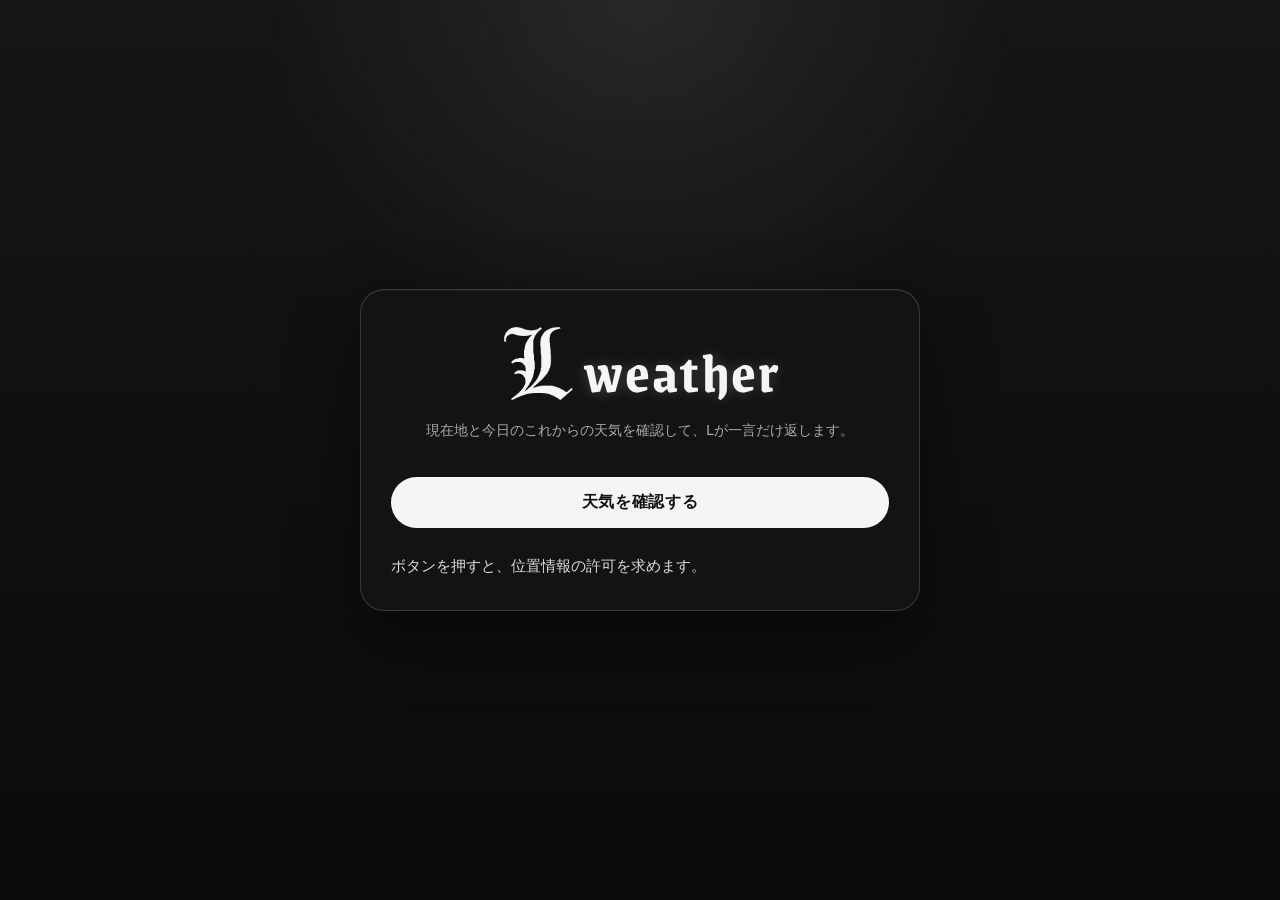
<file: index.html>
<!DOCTYPE html>
<html lang="ja">
<head>

<!-- Google tag (gtag.js) -->
<script async src="https://www.googletagmanager.com/gtag/js?id=G-RCQJ80N404"></script>
<script>
  window.dataLayer = window.dataLayer || [];
  function gtag(){dataLayer.push(arguments);}
  gtag('js', new Date());

  gtag('config', 'G-RCQJ80N404');
</script>
  
  <meta charset="UTF-8" />
  <meta name="viewport" content="width=device-width, initial-scale=1.0" />

  <title>L weather</title>

  <link rel="icon" type="image/png" href="apple-touch-icon.png?v=2">
  <link rel="apple-touch-icon" sizes="180x180" href="apple-touch-icon.png?v=2">

  <meta name="theme-color" content="#111111">
  <meta name="apple-mobile-web-app-title" content="L weather">
  <meta name="apple-mobile-web-app-capable" content="yes">
  <meta name="apple-mobile-web-app-status-bar-style" content="black">

  <link href="https://fonts.googleapis.com/css2?family=Grenze+Gotisch:wght@400;500;700;900&display=swap" rel="stylesheet">
  <link rel="stylesheet" href="style.css">
  <script src="script.js" defer></script>
</head>

<body>
  <main class="card">
    <h1 class="logo">
      <img src="l-logo.png" alt="L logo" class="logo-image">
      <span class="logo-text">weather</span>
    </h1>

    <p class="lead">
      現在地と今日のこれからの天気を確認して、Lが一言だけ返します。
    </p>

    <button id="checkButton">天気を確認する</button>

    <div id="result" class="info">
      ボタンを押すと、位置情報の許可を求めます。
    </div>
  </main>
</body>
</html>
</file>
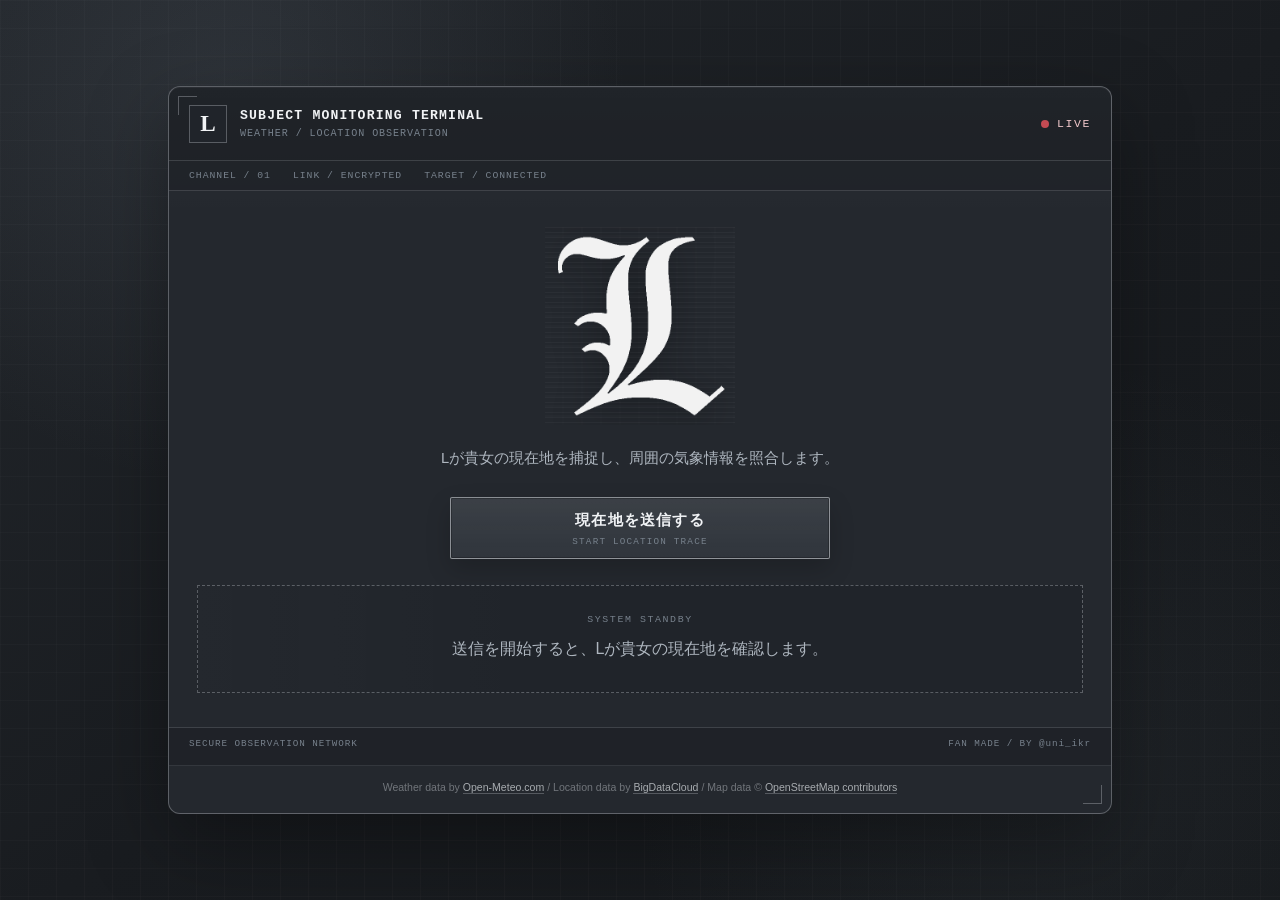
<file: l-dark/index.html>
<!DOCTYPE html>
<html lang="ja">
<head>

<!-- Google tag (gtag.js) -->
<script async src="https://www.googletagmanager.com/gtag/js?id=G-RCQJ80N404"></script>
<script>
  window.dataLayer = window.dataLayer || [];
  function gtag(){dataLayer.push(arguments);}
  gtag('js', new Date());

  gtag('config', 'G-RCQJ80N404');
</script>

  <meta charset="UTF-8" />
  <meta name="viewport" content="width=device-width, initial-scale=1.0" />

  <title>L Subject Monitoring Weather</title>

  <meta name="theme-color" content="#23272d" />
  <meta name="apple-mobile-web-app-title" content="L Weather" />
  <meta name="apple-mobile-web-app-capable" content="yes" />
  <meta name="apple-mobile-web-app-status-bar-style" content="black-translucent" />

  <link rel="apple-touch-icon" href="apple-touch-icon.png" />
  <link rel="icon" type="image/png" href="apple-touch-icon.png" />

  <link rel="stylesheet" href="style.css?v=4" />
</head>

<body>
  <main class="app">
    <section class="terminal">
      <header class="terminal-header">
        <div class="terminal-title">
          <span class="terminal-id">L</span>

          <div>
            <p class="terminal-name">SUBJECT MONITORING TERMINAL</p>
            <p class="terminal-subtitle">WEATHER / LOCATION OBSERVATION</p>
          </div>
        </div>

        <div class="live-status">
          <span class="live-dot" aria-hidden="true"></span>
          <span>LIVE</span>
        </div>
      </header>

      <div class="terminal-meta" aria-label="端末状態">
        <span>CHANNEL / 01</span>
        <span>LINK / ENCRYPTED</span>
        <span>TARGET / CONNECTED</span>
      </div>

      <section class="hero">
        <h1 class="visually-hidden">L Subject Monitoring Weather</h1>

        <div class="logo-glitch" aria-label="L">
          <img class="l-logo" src="l-logo.png?v=3" alt="L" />
          <span class="logo-noise" aria-hidden="true"></span>
        </div>

        <p class="lead">
          Lが貴女の現在地を捕捉し、周囲の気象情報を照合します。
        </p>

        <button id="checkButton" class="check-button">
          <span class="button-main">現在地を送信する</span>
          <span class="button-sub">START LOCATION TRACE</span>
        </button>

        <div id="result" class="result" aria-live="polite">
          <div class="idle-panel">
            <span class="idle-label">SYSTEM STANDBY</span>
            <p class="idle-message">
              送信を開始すると、Lが貴女の現在地を確認します。
            </p>
          </div>
        </div>
      </section>

      <footer class="terminal-footer">
        <span>SECURE OBSERVATION NETWORK</span>
        <span>FAN MADE / BY @uni_ikr</span>
      </footer>

      <p class="credits">
        Weather data by
        <a href="https://open-meteo.com/" target="_blank" rel="noopener noreferrer">Open-Meteo.com</a>
        /
        Location data by
        <a href="https://www.bigdatacloud.com/" target="_blank" rel="noopener noreferrer">BigDataCloud</a>
        /
        Map data ©
        <a href="https://www.openstreetmap.org/copyright" target="_blank" rel="noopener noreferrer">OpenStreetMap contributors</a>
      </p>
    </section>
  </main>

  <script src="script.js?v=5"></script>
</body>
</html>
</file>
<file: style.css>
body {
  margin: 0;
  min-height: 100vh;
  font-family: system-ui, -apple-system, BlinkMacSystemFont, "Hiragino Sans", "Yu Gothic", sans-serif;
  background:
    radial-gradient(circle at top, rgba(255,255,255,0.08), transparent 34%),
    linear-gradient(180deg, #151515 0%, #0b0b0b 100%);
  color: #f5f5f5;
  display: grid;
  place-items: center;
  padding: 20px;
  box-sizing: border-box;
}

.card {
  width: min(92vw, 560px);
  padding: 30px;
  border: 1px solid rgba(255, 255, 255, 0.16);
  border-radius: 24px;
  background: rgba(20, 20, 20, 0.92);
  box-shadow:
    0 24px 70px rgba(0, 0, 0, 0.45),
    inset 0 1px 0 rgba(255, 255, 255, 0.05);
  box-sizing: border-box;
  backdrop-filter: blur(8px);
}

.logo {
  margin: 0 0 18px;
  display: flex;
  align-items: flex-end;
  justify-content: center;
  gap: 7px;
  line-height: 1;
}

.logo-image {
  width: clamp(54px, 15vw, 78px);
  height: auto;
  display: block;
  filter: invert(1);
  transform: translateY(3px);
  opacity: 0.96;
  object-fit: contain;
}

.logo-text {
  font-family: "Grenze Gotisch", serif;
  font-size: clamp(40px, 10vw, 58px);
  font-weight: 700;
  letter-spacing: 0.04em;
  color: #f5f5f5;
  text-shadow:
    0 0 14px rgba(255, 255, 255, 0.18),
    0 0 34px rgba(255, 255, 255, 0.07);
  transform: translateY(-1px);
}

.lead {
  color: #aaa;
  line-height: 1.7;
  margin: 0 0 20px;
  font-size: 14px;
  text-align: center;
}

button {
  width: 100%;
  padding: 14px 18px;
  border: 1px solid rgba(255, 255, 255, 0.28);
  border-radius: 999px;
  background: #f5f5f5;
  color: #111;
  font-weight: 700;
  cursor: pointer;
  margin: 14px 0 24px;
  font-size: 16px;
  letter-spacing: 0.04em;
}

button:active {
  transform: scale(0.98);
}

.info {
  line-height: 1.9;
  color: #ddd;
  font-size: 15px;
}

.place {
  font-size: 18px;
  font-weight: 700;
  color: #fff;
  margin-bottom: 8px;
}

h2 {
  margin: 28px 0 12px;
  font-size: 18px;
  font-weight: 700;
  letter-spacing: 0.04em;
}

.forecast {
  display: grid;
  gap: 10px;
  margin-top: 10px;
}

.forecast-row {
  display: grid;
  grid-template-columns: 64px 1fr;
  gap: 12px;
  padding: 12px 14px;
  border: 1px solid #333;
  border-radius: 14px;
  background: #202020;
}

.forecast-time {
  font-weight: 700;
  color: #fff;
}

.forecast-detail {
  color: #ddd;
  line-height: 1.7;
  font-size: 14px;
}

.l-line {
  margin-top: 24px;
  padding: 20px;
  border-left: 3px solid #f5f5f5;
  background: #222;
  line-height: 1.8;
  font-size: 17px;
  border-radius: 0 12px 12px 0;
}

.error {
  color: #ffb4b4;
  line-height: 1.7;
}

.credit {
  margin-top: 18px;
  color: #888;
  font-size: 12px;
  line-height: 1.6;
}

button:disabled {
  cursor: not-allowed;
  opacity: 0.72;
  transform: none;
}

.loading {
  display: flex;
  align-items: center;
  gap: 12px;
  padding: 16px 0;
  color: #ddd;
  line-height: 1.7;
}

.spinner {
  width: 18px;
  height: 18px;
  border: 2px solid rgba(255, 255, 255, 0.22);
  border-top-color: #f5f5f5;
  border-radius: 50%;
  flex: 0 0 auto;
  animation: spin 0.8s linear infinite;
}

@keyframes spin {
  to {
    transform: rotate(360deg);
  }
}
</file>
<file: l-dark/style.css>
* {
  box-sizing: border-box;
}

:root {
  --page-bg: #1a1d21;
  --page-bg-deep: #14171a;
  --terminal-bg: #24282e;
  --panel-bg: #2a2f36;
  --panel-bg-deep: #20242a;
  --line: rgba(220, 226, 232, 0.16);
  --line-strong: rgba(220, 226, 232, 0.3);
  --text: #f1f3f5;
  --muted: #aeb6bf;
  --dim: #77818c;
  --accent: #c44b53;
  --accent-soft: rgba(196, 75, 83, 0.16);
  --shadow: rgba(0, 0, 0, 0.34);
  --mono: "SFMono-Regular", Consolas, "Liberation Mono", Menlo, monospace;
}

html {
  background: var(--page-bg-deep);
}

body {
  margin: 0;
  min-height: 100vh;
  color: var(--text);
  font-family:
    "Hiragino Sans",
    "Hiragino Kaku Gothic ProN",
    "Yu Gothic",
    Meiryo,
    sans-serif;
  background:
    linear-gradient(rgba(255, 255, 255, 0.018) 1px, transparent 1px),
    linear-gradient(90deg, rgba(255, 255, 255, 0.018) 1px, transparent 1px),
    radial-gradient(circle at 18% 10%, rgba(118, 129, 143, 0.16), transparent 30%),
    radial-gradient(circle at 82% 86%, rgba(95, 105, 116, 0.12), transparent 32%),
    linear-gradient(145deg, #22262b 0%, #191c20 52%, #15181b 100%);
  background-size:
    28px 28px,
    28px 28px,
    auto,
    auto,
    auto;
}

body::before {
  content: "";
  position: fixed;
  inset: 0;
  z-index: 20;
  pointer-events: none;
  opacity: 0.22;
  background:
    repeating-linear-gradient(
      to bottom,
      rgba(255, 255, 255, 0.025) 0,
      rgba(255, 255, 255, 0.025) 1px,
      transparent 1px,
      transparent 4px
    );
}

.app {
  width: min(980px, 100%);
  min-height: 100vh;
  margin: 0 auto;
  padding: 30px 18px;
  display: flex;
  align-items: center;
  justify-content: center;
}

.terminal {
  position: relative;
  width: 100%;
  overflow: hidden;
  border: 1px solid var(--line-strong);
  border-radius: 12px;
  background:
    linear-gradient(180deg, rgba(255, 255, 255, 0.025), transparent 18%),
    var(--terminal-bg);
  box-shadow:
    0 28px 80px var(--shadow),
    inset 0 1px 0 rgba(255, 255, 255, 0.08);
}

.terminal::before,
.terminal::after {
  content: "";
  position: absolute;
  width: 18px;
  height: 18px;
  pointer-events: none;
}

.terminal::before {
  top: 9px;
  left: 9px;
  border-top: 1px solid var(--line-strong);
  border-left: 1px solid var(--line-strong);
}

.terminal::after {
  right: 9px;
  bottom: 9px;
  border-right: 1px solid var(--line-strong);
  border-bottom: 1px solid var(--line-strong);
}

.terminal-header {
  min-height: 74px;
  padding: 16px 20px;
  display: flex;
  align-items: center;
  justify-content: space-between;
  gap: 18px;
  border-bottom: 1px solid var(--line);
  background: rgba(15, 18, 21, 0.32);
}

.terminal-title {
  min-width: 0;
  display: flex;
  align-items: center;
  gap: 13px;
}

.terminal-id {
  width: 38px;
  height: 38px;
  display: grid;
  place-items: center;
  flex: 0 0 auto;
  border: 1px solid var(--line-strong);
  color: var(--text);
  background: var(--panel-bg-deep);
  font-family: Georgia, "Times New Roman", serif;
  font-size: 1.45rem;
  font-weight: 700;
  line-height: 1;
}

.terminal-name,
.terminal-subtitle {
  margin: 0;
  font-family: var(--mono);
  letter-spacing: 0.09em;
}

.terminal-name {
  color: var(--text);
  font-size: 0.82rem;
  font-weight: 700;
}

.terminal-subtitle {
  margin-top: 5px;
  color: var(--dim);
  font-size: 0.63rem;
}

.live-status {
  display: inline-flex;
  align-items: center;
  gap: 8px;
  flex: 0 0 auto;
  color: #f1c8cb;
  font-family: var(--mono);
  font-size: 0.72rem;
  letter-spacing: 0.14em;
}

.live-dot {
  width: 8px;
  height: 8px;
  border-radius: 50%;
  background: var(--accent);
  box-shadow: 0 0 0 0 rgba(196, 75, 83, 0.55);
  animation: livePulse 1.8s infinite;
}

.terminal-meta {
  padding: 9px 20px;
  display: flex;
  flex-wrap: wrap;
  gap: 8px 22px;
  border-bottom: 1px solid var(--line);
  color: var(--dim);
  background: rgba(12, 14, 17, 0.2);
  font-family: var(--mono);
  font-size: 0.61rem;
  letter-spacing: 0.1em;
}

.hero {
  position: relative;
  padding: 36px 28px 34px;
}

.visually-hidden {
  position: absolute;
  width: 1px;
  height: 1px;
  overflow: hidden;
  clip-path: inset(50%);
  white-space: nowrap;
}

.logo-glitch {
  position: relative;
  width: min(190px, 58vw);
  margin: 0 auto 20px;
  line-height: 0;
  overflow: hidden;
}

.l-logo {
  position: relative;
  z-index: 2;
  display: block;
  width: 100%;
  height: auto;
  filter:
    invert(1)
    brightness(1.28)
    drop-shadow(0 8px 20px rgba(0, 0, 0, 0.3));
  opacity: 0.94;
}

.logo-glitch::before,
.logo-glitch::after {
  content: "";
  position: absolute;
  inset: 0;
  background-image: url("l-logo.png?v=3");
  background-repeat: no-repeat;
  background-position: center;
  background-size: contain;
  opacity: 0;
  pointer-events: none;
}

.logo-glitch::before {
  z-index: 3;
  filter: invert(1) brightness(1.4);
  animation: signalShiftLeft 6s infinite;
}

.logo-glitch::after {
  z-index: 4;
  filter:
    invert(1)
    brightness(1.3)
    sepia(1)
    saturate(0.7)
    hue-rotate(310deg);
  animation: signalShiftRight 7.4s infinite;
}

.logo-noise {
  position: absolute;
  z-index: 5;
  inset: 0;
  overflow: hidden;
  pointer-events: none;
  background:
    repeating-linear-gradient(
      to bottom,
      rgba(255, 255, 255, 0.035) 0,
      rgba(255, 255, 255, 0.035) 1px,
      transparent 1px,
      transparent 5px
    );
}

.logo-noise::before {
  content: "";
  position: absolute;
  left: -8%;
  right: -8%;
  top: -42%;
  height: 34%;
  background:
    linear-gradient(
      to bottom,
      transparent 0%,
      rgba(225, 231, 236, 0.04) 18%,
      rgba(225, 231, 236, 0.2) 44%,
      rgba(255, 255, 255, 0.72) 52%,
      rgba(196, 75, 83, 0.18) 58%,
      rgba(225, 231, 236, 0.06) 78%,
      transparent 100%
    );
  box-shadow:
    0 0 12px rgba(235, 239, 242, 0.22),
    0 0 26px rgba(196, 75, 83, 0.08);
  mix-blend-mode: screen;
  animation: logoScanDown 2.8s linear infinite;
}

.logo-noise::after {
  content: "";
  position: absolute;
  inset: 0;
  opacity: 0.14;
  background:
    repeating-linear-gradient(
      to bottom,
      transparent 0,
      transparent 8px,
      rgba(255, 255, 255, 0.2) 9px,
      transparent 10px
    ),
    repeating-linear-gradient(
      90deg,
      transparent 0,
      transparent 17px,
      rgba(255, 255, 255, 0.08) 18px,
      transparent 19px
    );
  mix-blend-mode: screen;
  animation: logoNoiseJitter 0.24s steps(2, end) infinite;
}

.lead {
  max-width: 620px;
  margin: 0 auto 24px;
  color: var(--muted);
  font-size: 0.92rem;
  line-height: 1.9;
  text-align: center;
}

.check-button {
  width: min(380px, 100%);
  min-height: 62px;
  margin: 0 auto;
  padding: 10px 22px;
  display: flex;
  flex-direction: column;
  align-items: center;
  justify-content: center;
  gap: 5px;
  border: 1px solid rgba(236, 239, 242, 0.48);
  border-radius: 2px;
  color: var(--text);
  background:
    linear-gradient(180deg, rgba(255, 255, 255, 0.055), transparent),
    #30353c;
  box-shadow:
    inset 0 0 0 1px rgba(0, 0, 0, 0.24),
    0 10px 24px rgba(0, 0, 0, 0.18);
  cursor: pointer;
  transition:
    border-color 0.18s ease,
    background 0.18s ease,
    transform 0.18s ease;
}

.check-button:hover {
  transform: translateY(-1px);
  border-color: rgba(255, 255, 255, 0.75);
  background:
    linear-gradient(180deg, rgba(255, 255, 255, 0.075), transparent),
    #353b43;
}

.check-button:active {
  transform: translateY(1px);
}

.check-button:disabled {
  cursor: wait;
  opacity: 0.62;
  transform: none;
}

.button-main {
  font-size: 0.95rem;
  font-weight: 700;
  letter-spacing: 0.08em;
}

.button-sub {
  color: var(--dim);
  font-family: var(--mono);
  font-size: 0.58rem;
  letter-spacing: 0.13em;
}

.result {
  margin-top: 26px;
}

.idle-panel {
  min-height: 108px;
  padding: 22px;
  display: grid;
  place-items: center;
  align-content: center;
  gap: 10px;
  border: 1px dashed var(--line-strong);
  background:
    linear-gradient(90deg, rgba(255, 255, 255, 0.02), transparent 38%),
    var(--panel-bg-deep);
}

.idle-label {
  color: var(--dim);
  font-family: var(--mono);
  font-size: 0.62rem;
  letter-spacing: 0.16em;
}

.idle-message {
  margin: 0;
  color: var(--muted);
  line-height: 1.8;
  text-align: center;
}

.weather-card {
  position: relative;
  overflow: hidden;
  border: 1px solid var(--line-strong);
  background:
    linear-gradient(180deg, rgba(255, 255, 255, 0.025), transparent 18%),
    var(--panel-bg-deep);
}

.weather-card::before {
  content: "";
  position: absolute;
  inset: 0;
  pointer-events: none;
  opacity: 0.4;
  background:
    linear-gradient(90deg, transparent 49.8%, rgba(255, 255, 255, 0.035) 50%, transparent 50.2%),
    linear-gradient(transparent 49.8%, rgba(255, 255, 255, 0.035) 50%, transparent 50.2%);
  background-size: 34px 34px;
}

.weather-card > * {
  position: relative;
}

.panel-header,
.message-header,
.loading-header {
  min-height: 38px;
  padding: 9px 13px;
  display: flex;
  align-items: center;
  justify-content: space-between;
  gap: 16px;
  border-bottom: 1px solid var(--line);
  color: var(--muted);
  background: rgba(11, 13, 16, 0.34);
  font-family: var(--mono);
  font-size: 0.62rem;
  letter-spacing: 0.11em;
}

.panel-code {
  color: var(--dim);
  text-align: right;
}

.location-block {
  padding: 22px 22px 17px;
}

.data-label {
  display: block;
  margin-bottom: 7px;
  color: var(--dim);
  font-family: var(--mono);
  font-size: 0.62rem;
  letter-spacing: 0.14em;
}

.location-line {
  margin: 0;
  color: var(--text);
  font-size: clamp(1.35rem, 4vw, 2rem);
  font-weight: 700;
  line-height: 1.45;
  letter-spacing: 0.04em;
}

.location-note {
  margin: 8px 0 0;
  color: var(--muted);
  font-size: 0.86rem;
  line-height: 1.7;
}

.system-divider {
  height: 1px;
  margin: 0 22px;
  background:
    linear-gradient(
      90deg,
      var(--accent) 0,
      var(--accent) 72px,
      var(--line) 72px,
      var(--line) 100%
    );
}

.weather-line,
.forecast-line {
  margin: 0;
  padding: 16px 22px 0;
  color: #dbe0e5;
  line-height: 1.9;
}

.forecast-line {
  padding-top: 4px;
  color: var(--muted);
}

.detail-list {
  margin: 21px 22px 24px;
  display: grid;
  grid-template-columns: repeat(3, minmax(0, 1fr));
  border-top: 1px solid var(--line);
  border-left: 1px solid var(--line);
}

.detail-item {
  min-height: 91px;
  padding: 14px;
  display: flex;
  flex-direction: column;
  justify-content: space-between;
  gap: 9px;
  border-right: 1px solid var(--line);
  border-bottom: 1px solid var(--line);
  background: rgba(255, 255, 255, 0.018);
}

.detail-label {
  display: block;
  color: var(--dim);
  font-family: var(--mono);
  font-size: 0.58rem;
  line-height: 1.45;
  letter-spacing: 0.09em;
}

.detail-value {
  display: block;
  color: var(--text);
  font-family: var(--mono);
  font-size: 1rem;
  font-weight: 700;
  line-height: 1.45;
}

.message-panel {
  margin: 0 22px 22px;
  border: 1px solid rgba(196, 75, 83, 0.34);
  background:
    linear-gradient(90deg, var(--accent-soft), transparent 42%),
    rgba(19, 21, 25, 0.88);
}

.message-header {
  color: #dec0c2;
  border-bottom-color: rgba(196, 75, 83, 0.28);
}

.memory-line {
  margin: 0;
  padding: 17px 18px 0;
  color: var(--muted);
  font-size: 0.85rem;
  line-height: 1.85;
}

.l-line {
  margin: 0;
  padding: 13px 18px 19px;
  color: #ffffff;
  font-size: 1rem;
  line-height: 2;
  letter-spacing: 0.035em;
}

.loading {
  overflow: hidden;
  border: 1px solid var(--line-strong);
  background: var(--panel-bg-deep);
}

.loading-status {
  color: #e6b6ba;
}

.loading p {
  margin: 0;
  padding: 20px 20px 10px;
  color: var(--text);
  line-height: 1.8;
  text-align: center;
}

.scanner {
  position: relative;
  height: 74px;
  overflow: hidden;
  margin: 18px 20px 0;
  border: 1px solid var(--line);
  background:
    linear-gradient(rgba(255, 255, 255, 0.035) 1px, transparent 1px),
    linear-gradient(90deg, rgba(255, 255, 255, 0.035) 1px, transparent 1px),
    #1a1e23;
  background-size: 12px 12px;
}

.scanner::before {
  content: "";
  position: absolute;
  inset: 50% 0 auto;
  height: 1px;
  background: rgba(255, 255, 255, 0.12);
}

.scanner-beam {
  position: absolute;
  top: -14px;
  bottom: -14px;
  width: 54px;
  left: -60px;
  background:
    linear-gradient(
      90deg,
      transparent,
      rgba(196, 75, 83, 0.12),
      rgba(232, 221, 222, 0.72),
      rgba(196, 75, 83, 0.12),
      transparent
    );
  filter: blur(0.2px);
  animation: scannerMove 1.45s linear infinite;
}

.loading-code {
  padding: 0 20px 17px;
  color: var(--dim);
  font-family: var(--mono);
  font-size: 0.57rem;
  letter-spacing: 0.12em;
  text-align: center;
}

.error {
  margin: 0;
  padding: 18px;
  border: 1px solid rgba(196, 75, 83, 0.45);
  color: #ffd5d8;
  background: rgba(92, 32, 37, 0.3);
  line-height: 1.8;
}

.terminal-footer {
  min-height: 38px;
  padding: 10px 20px;
  display: flex;
  justify-content: space-between;
  gap: 16px;
  border-top: 1px solid var(--line);
  color: var(--dim);
  background: rgba(12, 14, 17, 0.2);
  font-family: var(--mono);
  font-size: 0.58rem;
  letter-spacing: 0.1em;
}

.credits {
  margin: 0;
  padding: 13px 20px 16px;
  border-top: 1px solid rgba(220, 226, 232, 0.08);
  color: rgba(219, 224, 229, 0.42);
  font-size: 0.66rem;
  line-height: 1.7;
  text-align: center;
}

.credits a {
  color: rgba(230, 234, 238, 0.68);
  text-decoration: none;
  border-bottom: 1px solid rgba(230, 234, 238, 0.25);
}

.credits a:hover {
  color: #ffffff;
  border-bottom-color: #ffffff;
}

@keyframes logoScanDown {
  0% {
    transform: translateY(-15%);
    opacity: 0;
  }

  8% {
    opacity: 0.9;
  }

  90% {
    opacity: 0.9;
  }

  100% {
    transform: translateY(420%);
    opacity: 0;
  }
}

@keyframes logoNoiseJitter {
  0% {
    transform: translate(0, 0);
    opacity: 0.08;
  }

  50% {
    transform: translate(1px, -1px);
    opacity: 0.18;
  }

  100% {
    transform: translate(-1px, 1px);
    opacity: 0.12;
  }
}

@keyframes livePulse {
  0% {
    box-shadow: 0 0 0 0 rgba(196, 75, 83, 0.48);
  }

  70% {
    box-shadow: 0 0 0 7px rgba(196, 75, 83, 0);
  }

  100% {
    box-shadow: 0 0 0 0 rgba(196, 75, 83, 0);
  }
}

@keyframes scannerMove {
  from {
    left: -60px;
  }

  to {
    left: calc(100% + 60px);
  }
}

@keyframes signalShiftLeft {
  0%,
  88%,
  100% {
    opacity: 0;
    transform: translateX(0);
    clip-path: inset(0 0 0 0);
  }

  89% {
    opacity: 0.33;
    transform: translateX(-7px);
    clip-path: inset(14% 0 62% 0);
  }

  90% {
    opacity: 0.16;
    transform: translateX(5px);
    clip-path: inset(58% 0 18% 0);
  }
}

@keyframes signalShiftRight {
  0%,
  92%,
  100% {
    opacity: 0;
    transform: translateX(0);
    clip-path: inset(0 0 0 0);
  }

  93% {
    opacity: 0.24;
    transform: translateX(7px);
    clip-path: inset(42% 0 32% 0);
  }

  94% {
    opacity: 0.12;
    transform: translateX(-5px);
    clip-path: inset(72% 0 7% 0);
  }
}

@media (max-width: 700px) {
  .app {
    padding: 14px 10px;
    align-items: flex-start;
  }

  .terminal {
    border-radius: 8px;
  }

  .terminal-header {
    padding: 14px;
  }

  .terminal-name {
    font-size: 0.69rem;
  }

  .terminal-subtitle {
    font-size: 0.54rem;
  }

  .terminal-meta {
    padding: 8px 14px;
    gap: 6px 14px;
  }

  .hero {
    padding: 28px 14px 24px;
  }

  .detail-list {
    grid-template-columns: repeat(2, minmax(0, 1fr));
    margin-left: 14px;
    margin-right: 14px;
  }

  .location-block,
  .weather-line,
  .forecast-line {
    padding-left: 14px;
    padding-right: 14px;
  }

  .system-divider {
    margin-left: 14px;
    margin-right: 14px;
  }

  .message-panel {
    margin-left: 14px;
    margin-right: 14px;
  }

  .terminal-footer {
    padding-left: 14px;
    padding-right: 14px;
    flex-direction: column;
    gap: 5px;
  }
}

@media (max-width: 420px) {
  .terminal-header {
    align-items: flex-start;
  }

  .terminal-title {
    gap: 9px;
  }

  .terminal-id {
    width: 32px;
    height: 32px;
    font-size: 1.15rem;
  }

  .live-status {
    margin-top: 4px;
    font-size: 0.62rem;
  }

  .terminal-meta span:nth-child(2) {
    display: none;
  }

  .detail-list {
    grid-template-columns: 1fr;
  }

  .panel-header,
  .message-header,
  .loading-header {
    align-items: flex-start;
    flex-direction: column;
    gap: 4px;
  }

  .panel-code {
    text-align: left;
  }

  .lead {
    font-size: 0.86rem;
  }
}

@media (prefers-reduced-motion: reduce) {
  *,
  *::before,
  *::after {
    scroll-behavior: auto !important;
    animation-duration: 0.001ms !important;
    animation-iteration-count: 1 !important;
  }
}
</file>
